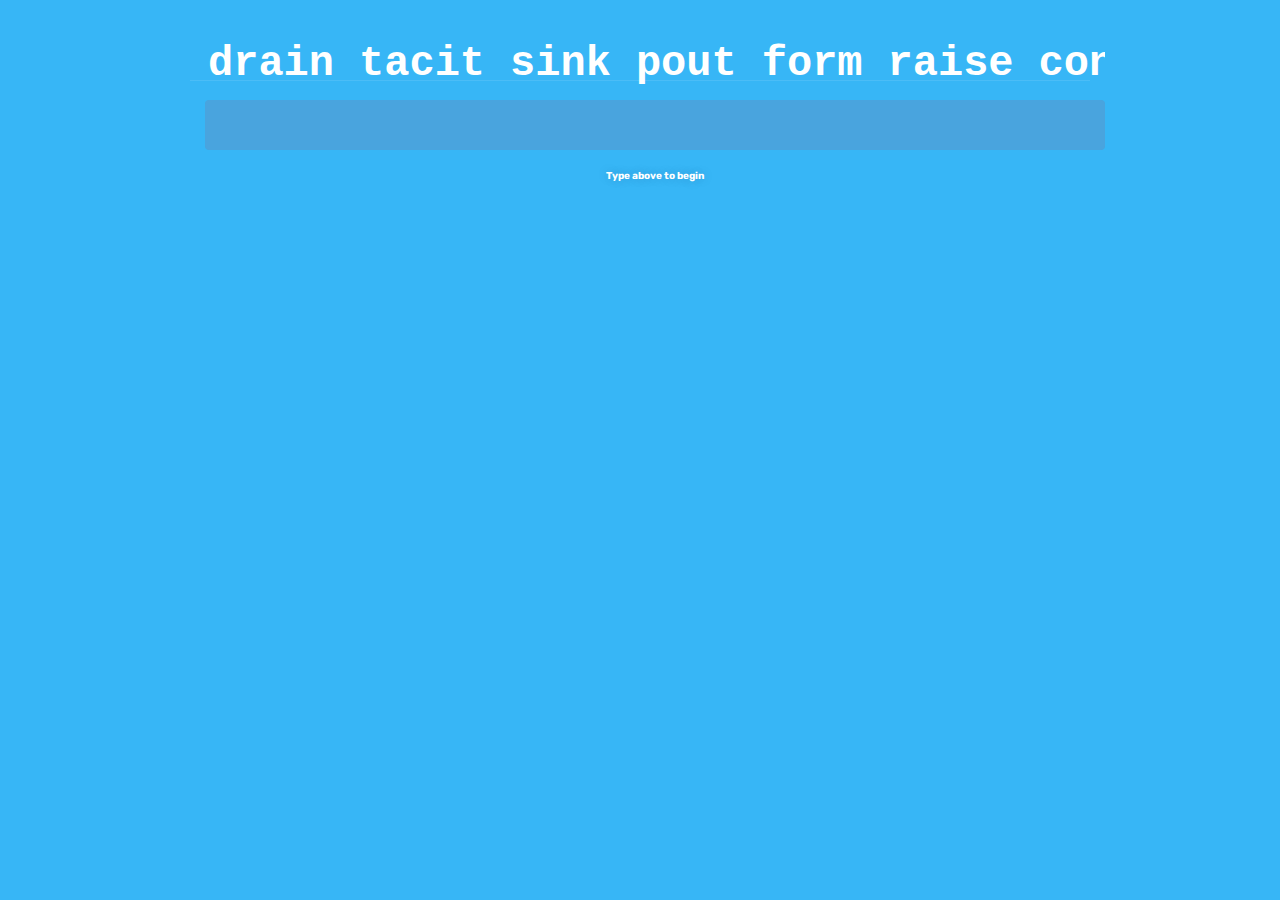
<file: Basic-Prototype/index.html>
<!DOCTYPE HTML>
<html>
    <head>
        <title>Measure your WPM | fluxTyper</title>
        <link rel="stylesheet" href="stylesheet/styles.css" />
        <link href="https://fonts.googleapis.com/css2?family=Rubik:ital,wght@0,300;0,400;1,700;1,800&display=swap" rel="stylesheet">
        <link href="https://css.gg/undo.css" rel="stylesheet">
        <link href="https://css.gg/code-slash.css" rel="stylesheet">
        <script src="scripts/jquery.js"></script>
    </head>
    <body>
        <div class="bodyCurtain"></div>
        <div class="bodyContainer">
            <div class="topNavigation_Container">
                <!-- <h1>fluxTyper</h1> -->
                <div class="Right">
                <!-- > -->
                    <!-- <div class="Refresh">
                        <a class="navReload" onclick="reload();"><i class="gg-undo"></i></a>
                    </div>
                </div> -->
            </div>
            <div class="mainContent_Container">
                <div class="passage_Container"></div>
                <div class="passageInput_Container"><input class="passageInput" type="text"/></div>
                <div class="passageInput_hint">Type above to begin</div>
                <div class="passageInput_miss">&#10006;</div>
                <div hidden class="stats_Container" style="display: none;">
                    <div class="stats">
                        <div class="header" style="display: none;">Statistics</div>
                        <div class="baseContent" style="display: none;">
                            <h1 style="display: none;"><span id="stats_wordsPerMinute">0</span> wpm</h1>
                            <div class="baseContent_allStats" style="display: none;">
                                <table>
                                    <tr>
                                        <td>Time Remaining</td>
                                        <td class='right'><span id="stats_timeRemaining">0s</span></td>
                                    </tr>

                                    <tr>
                                        <td>Words Remaining</td>
                                        <td class='right'><span id="stats_wordsRemaining">0</span></td>
                                    </tr>
                                   
                                    <tr>
                                        <td>Correct Words</td>
                                        <td class='right'><span id="stats_correctWords">0</span></td>
                                    </tr>
                                    <tr>
                                        <td>Total Characters</td>
                                        <td class='right'><span id="stats_totalChars">0</span></td>
                                    </tr>
                                    <tr>
                                        <td>Character Accuracy</td>
                                        <td class='right'><span id="stats_charAcc">0%</span></td>
                                    </tr>
                                </table>
                            </div>
                        </div>
                    </div>
                </div>
                <div class="endgame_Container">
                    <div class="button" onclick="reload();">Start new test</div>
                </div>
            </div>
            <!-- <div class="footer_Container">
                <span class="Glyph"><i class="gg-code-slash"></i></span>
                <span class="Tag">FFFFFF-base16</span>
                <span class="Github"><img src="images/github.png" /></span>
            </div> -->
        </div>
    </body>
    <script src="scripts/words.js"></script>
    <script src="scripts/main.js"></script>
</html>
</file>
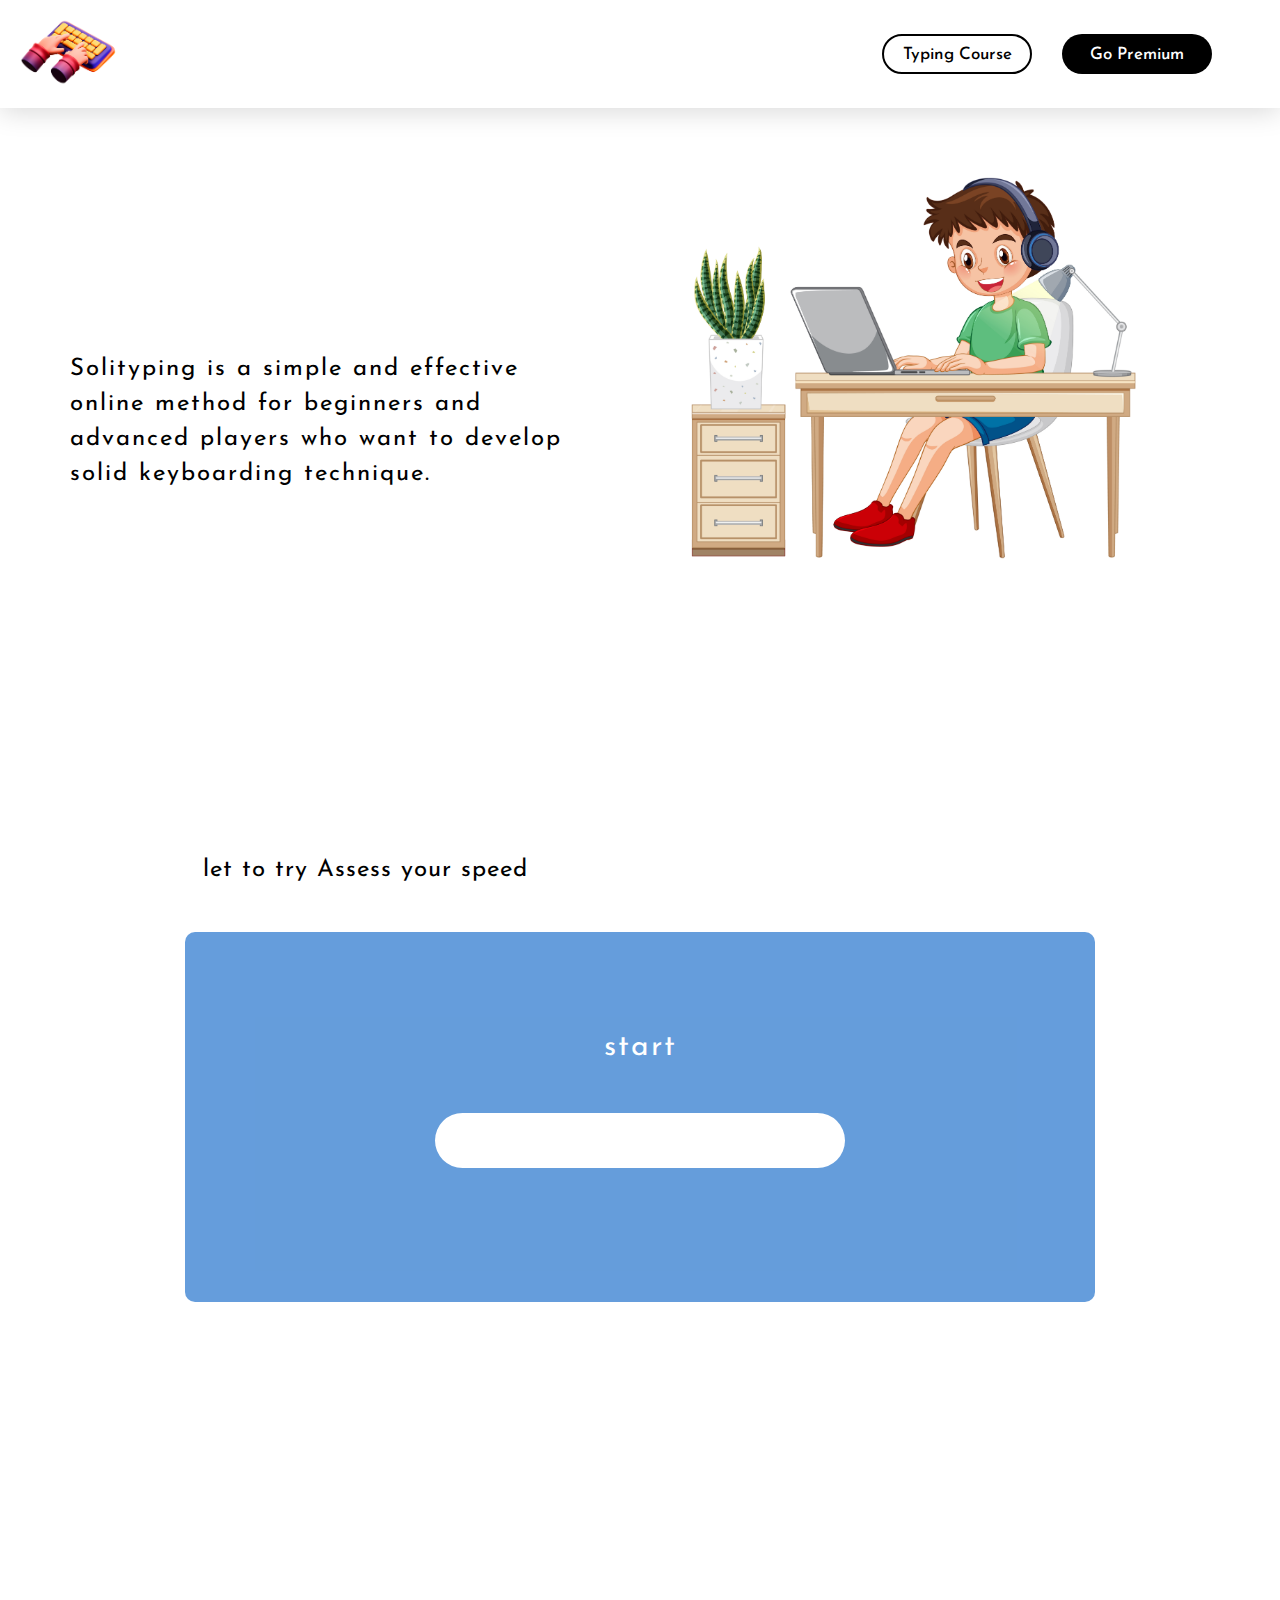
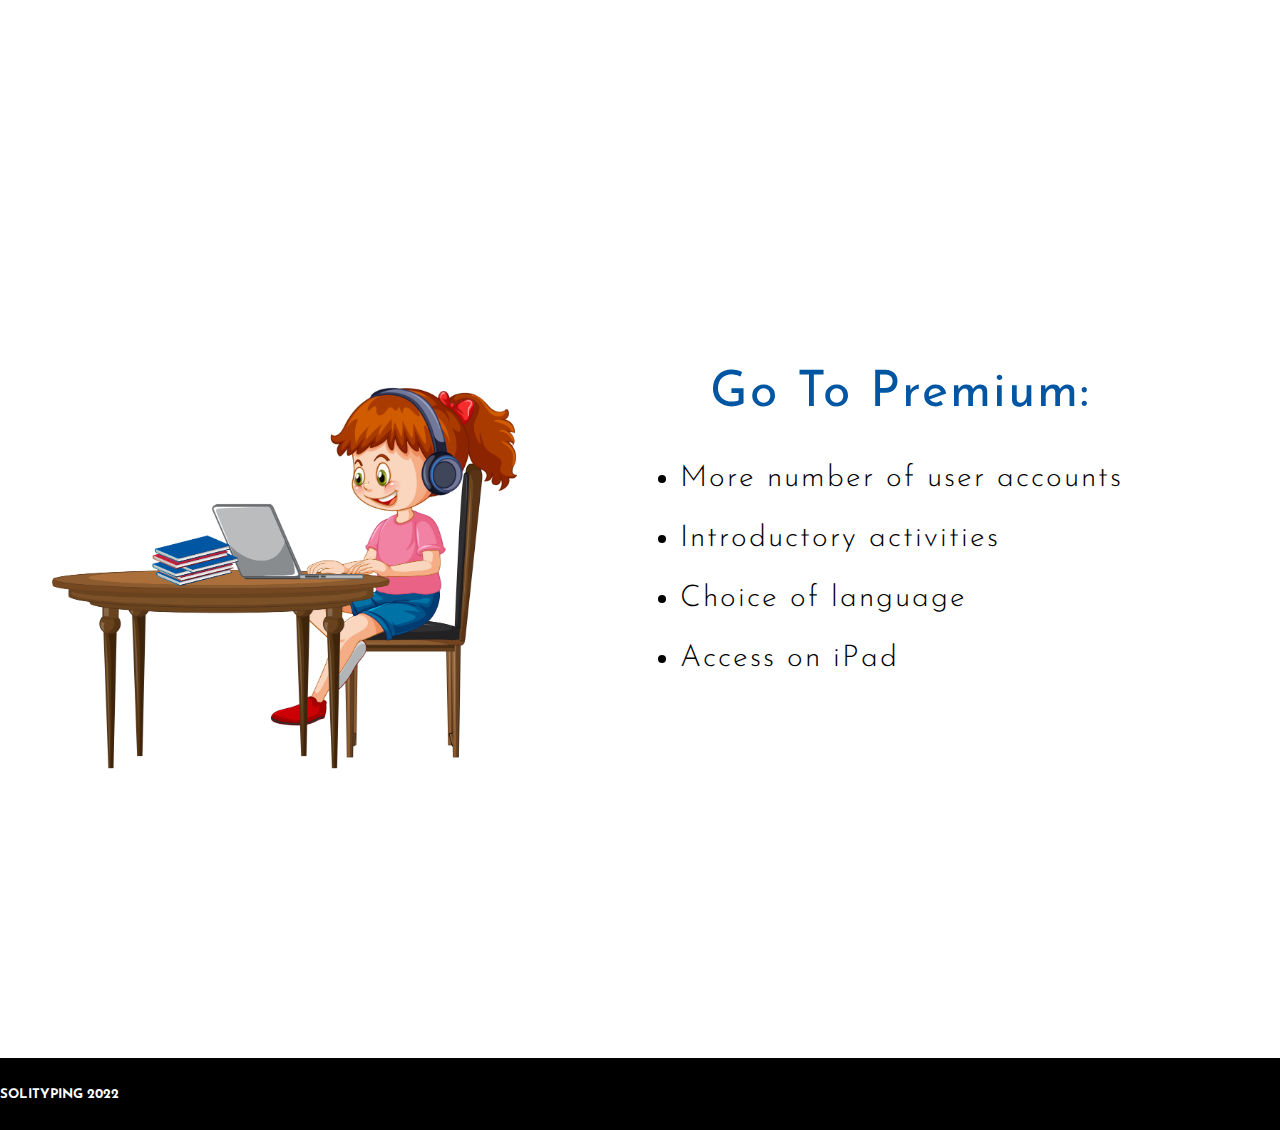
<file: Standard-Prototype/index.html>
<!DOCTYPE html>
<html lang="en">
<head>
    <meta charset="UTF-8">
    <meta http-equiv="X-UA-Compatible" content="IE=edge">
    <meta name="viewport" content="width=device-width, initial-scale=1.0">
    <link rel="icon" href="images/Union.png">
    <link rel="stylesheet" href="https://cdnjs.cloudflare.com/ajax/libs/font-awesome/6.2.0/css/all.min.css" integrity="sha512-xh6O/CkQoPOWDdYTDqeRdPCVd1SpvCA9XXcUnZS2FmJNp1coAFzvtCN9BmamE+4aHK8yyUHUSCcJHgXloTyT2A==" crossorigin="anonymous" referrerpolicy="no-referrer" />
    <link rel="stylesheet" href="homePage.css">
    <title>solitap</title>
</head>
<body>
    

    <nav class="navBar">
        <div class="imgLogo">
        <img src="images/Soli typingLogo.png" alt="" class="logo">
        </div>
        <div class="offre">
            <button class="offreButton typingCourse">Typing Course</button>
            <button class="offreButton">Go Premium</button>
        </div>
    </nav>


    <header class="header">
        <div class="headerContainer">
            <div class="leftDiv">
                <h2 class="headerContainerText">Solityping is a simple and effective online method for beginners and advanced players who want to develop solid keyboarding technique.</h2>
            </div>
            <div class="rightDiv">
                <img src="images/nrum_xz40_220905.jpg" alt="" class="headerContainerImg">
            </div>
        </div>
    </header>


    <main class="main">
        <div class="mainTitle">
            <h2 class="firstTitle"> let to try  Assess your speed</h3>
        </div>
        <div class="test">
            <div class="tryTest">
                <p class="testText" id="testText"></p>
                <input type="text" class="inputTest" id="inputTest">
            </div>
        </div>
    </main>


    <main class="level">
        <div class="mainLevel" id="mainLevel">
            <h2 class="selectLevel">Select your level</h2>
            <div class="levelDiv">
                <form action="game.php" method="POST">
                <button class="levelButton" id="easy">
                <div class="levelName">
                    <h4 class="Name">easy:</h4>
                    <p class="descriptionLevel">typing text in 3 min</p>
                </div>
            </button>

            
                <button class="levelButton" id="">
                    <div class="levelName">
                        <h4 class="Name">medium:</h4>
                        <p class="descriptionLevel">typing text in 2 min</p>
                    </div>
                </button>
    
                <button class="levelButton">
                    <div class="levelName">
                        <h4 class="Name">hard:</h4>
                        <p class="descriptionLevel">typing text in 1 min</p>
                    </div>
    
                </button>
            </form>
            </div>
        </div>
    </main>
    <main class="premium">
        <div class="premiumDiv">
            <div class="leftDiv">
                <img src="images/hg62_m9tu_220905.jpg" alt="" class="leftDivImg">
            </div>
            <div class="rightDiv">
                <h2 class="premiumTeitle"> Go To Premium:</h2>
                <ul class="listPremium">
                    <li class="listItem">More number of user accounts</li>
                    <li class="listItem">Introductory activities</li>
                    <li class="listItem">Choice of language</li>
                    <li class="listItem">Access on iPad</li>
                </ul>
            </div>
        </div>
    </main>

    <footer class="footer">
        <div class="footerDiv">
            <h5 class="copieright">SOLITYPING 2022</h5>
        </div>
        <div class="socialMedia">
            <i class="fa-brands fa-facebook"></i>
            <i class="fa-brands fa-instagram"></i>
            <i class="fa-brands fa-whatsapp"></i>
        </div>
    </footer>



    <script src="test.js"></script>

</body>
</html>
</file>
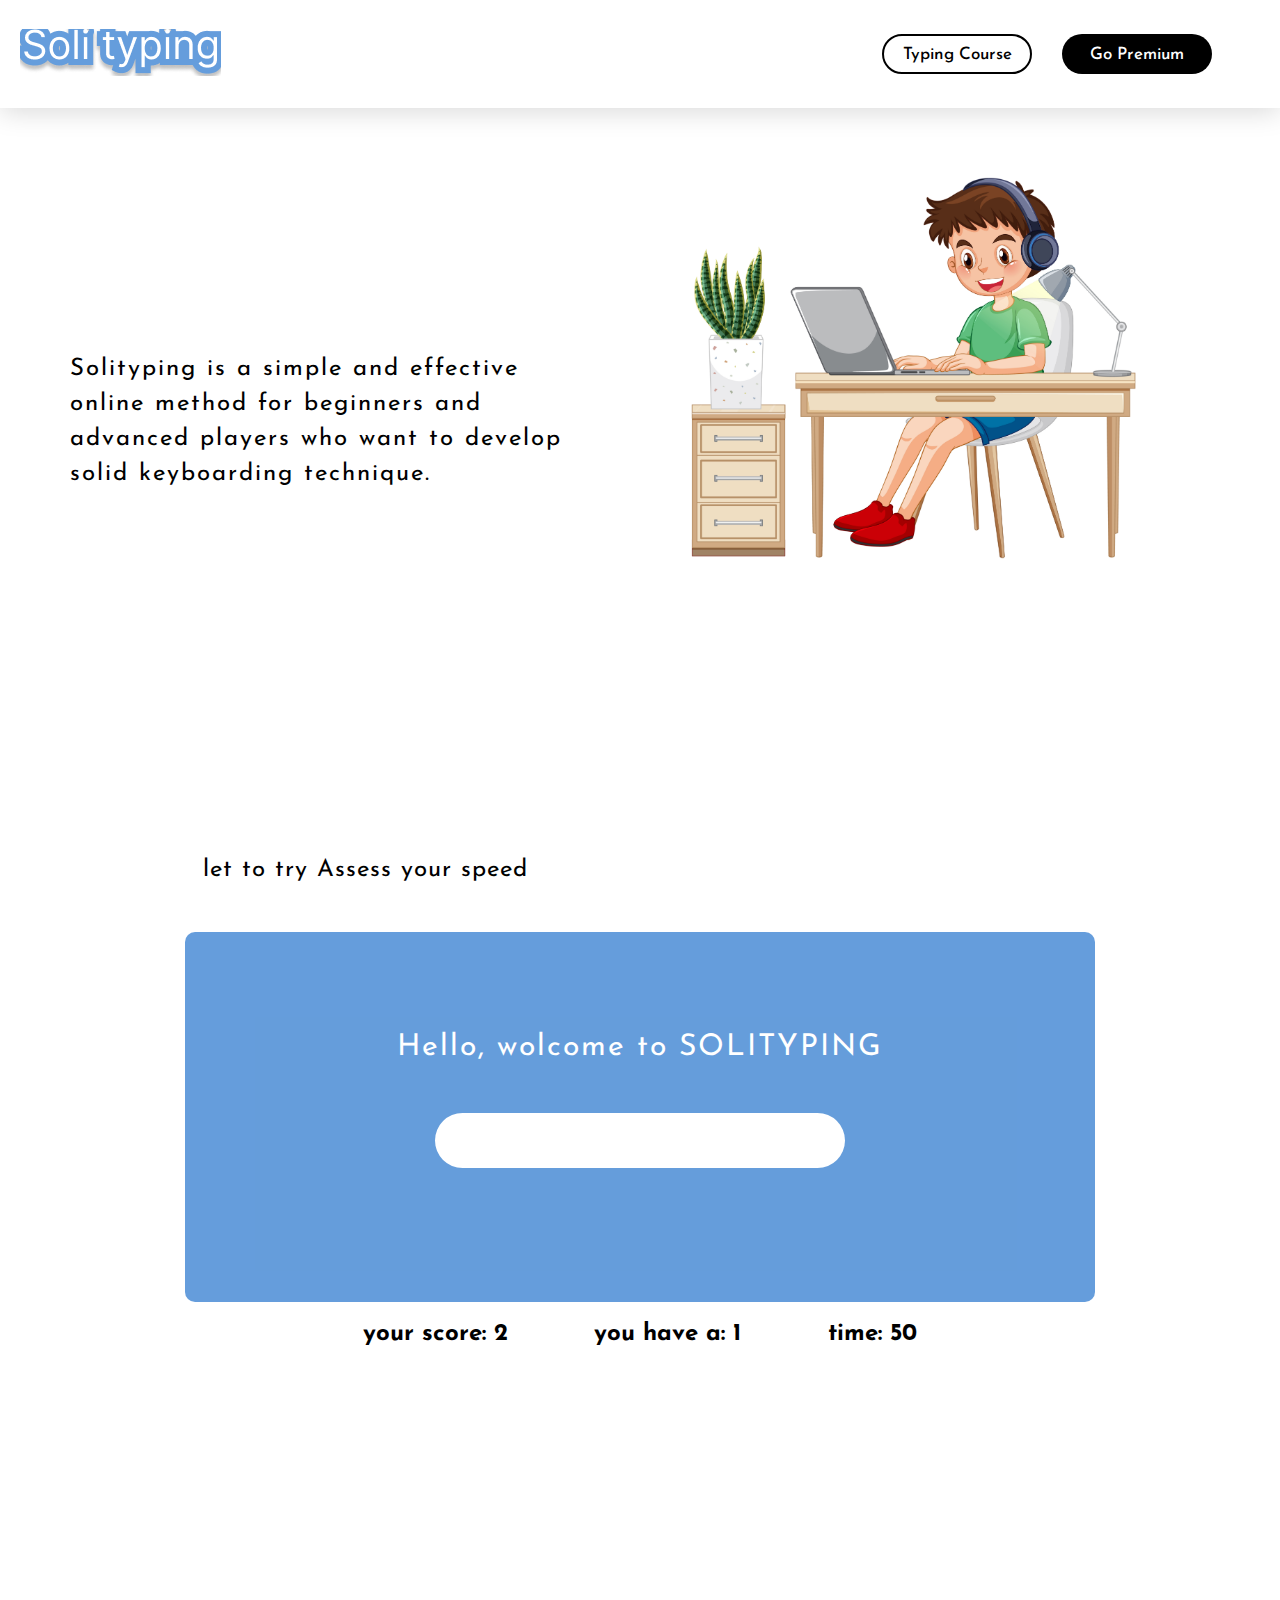
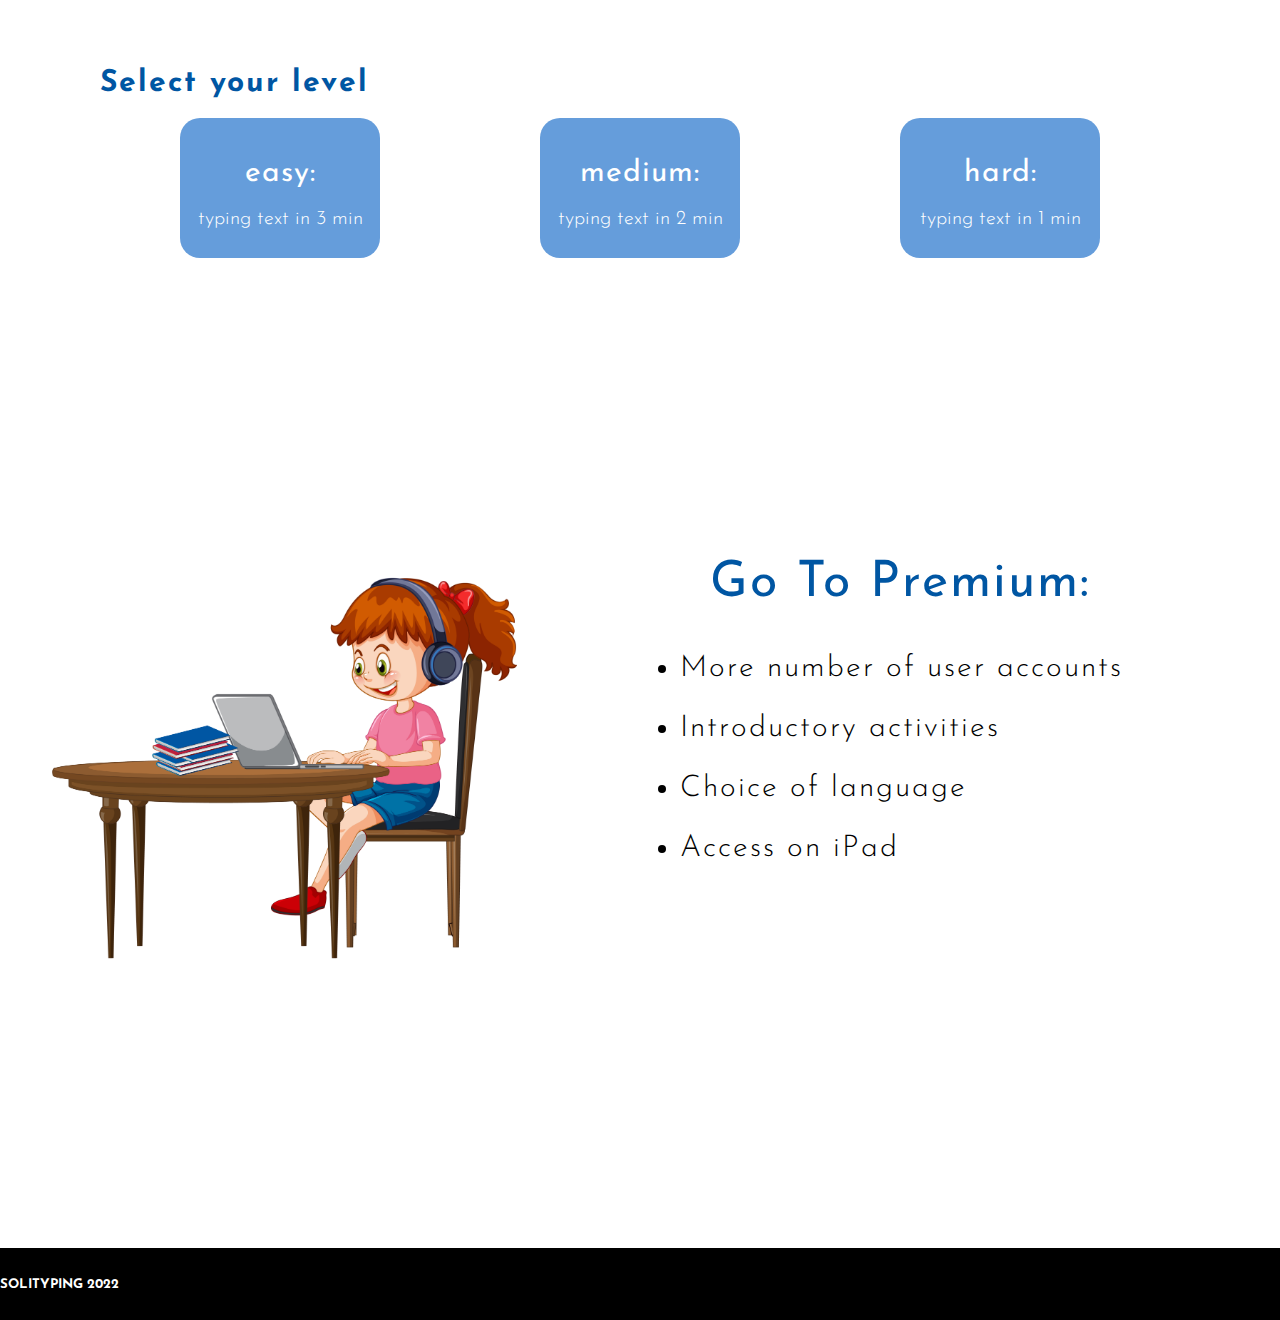
<file: solitap.html>
<!DOCTYPE html>
<html lang="en">
<head>
    <meta charset="UTF-8">
    <meta http-equiv="X-UA-Compatible" content="IE=edge">
    <meta name="viewport" content="width=device-width, initial-scale=1.0">
    <link rel="icon" href="images/Union.png">
    <link rel="stylesheet" href="https://cdnjs.cloudflare.com/ajax/libs/font-awesome/6.2.0/css/all.min.css" integrity="sha512-xh6O/CkQoPOWDdYTDqeRdPCVd1SpvCA9XXcUnZS2FmJNp1coAFzvtCN9BmamE+4aHK8yyUHUSCcJHgXloTyT2A==" crossorigin="anonymous" referrerpolicy="no-referrer" />
    <link rel="stylesheet" href="homePage.css">
    <title>solitap</title>
</head>
<body>
    

    <nav class="navBar">
        <div class="imgLogo">
        <img src="images/Soli typingLogo.png" alt="">
        </div>
        <div class="offre">
            <button class="offreButton typingCourse">Typing Course</button>
            <button class="offreButton">Go Premium</button>
        </div>
    </nav>


    <header class="header">
        <div class="headerContainer">
            <div class="leftDiv">
                <h2 class="headerContainerText">Solityping is a simple and effective online method for beginners and advanced players who want to develop solid keyboarding technique.</h2>
            </div>
            <div class="rightDiv">
                <img src="images/nrum_xz40_220905.jpg" alt="" class="headerContainerImg">
            </div>
        </div>
    </header>


    <main class="main">
        <div class="mainTitle">
            <h2 class="firstTitle"> let to try  Assess your speed</h3>
        </div>
        <div class="test">
            <div class="tryTest">
                <p class="testText">Hello, wolcome to SOLITYPING </p>
                <input type="text" class="inputTest">
            </div>
            <div class="errorAndScore">
                <h2 class="scoureTitl">your score: <span class="score">2</span></h2>
                <h2 class="errorTitle">you have a: <span class="error">1</span></h2>
                <h2 class="timeTitle">time: <span class="time">50</span></h2>
                
            </div>
        </div>
    </main>


    <main class="level">
        <div class="mainLevel">
            <h2 class="selectLevel">Select your level</h2>
            <div class="levelDiv">
                <div class="levelName">
                    <h4 class="Name">easy:</h4>
                    <p class="descriptionLevel">typing text in 3 min</p>
                </div>
                <div class="levelName">
                    <h4 class="Name">medium:</h4>
                    <p class="descriptionLevel">typing text in 2 min</p>
                </div>
                <div class="levelName">
                    <h4 class="Name">hard:</h4>
                    <p class="descriptionLevel">typing text in 1 min</p>
                </div>
            </div>
        </div>
    </main>
    <main class="premium">
        <div class="premiumDiv">
            <div class="leftDiv">
                <img src="images/hg62_m9tu_220905.jpg" alt="" class="leftDivImg">
            </div>
            <div class="rightDiv">
                <h2 class="premiumTeitle"> Go To Premium:</h2>
                <ul class="listPremium">
                    <li class="listItem">More number of user accounts</li>
                    <li class="listItem">Introductory activities</li>
                    <li class="listItem">Choice of language</li>
                    <li class="listItem">Access on iPad</li>
                </ul>
            </div>
        </div>
    </main>

    <footer class="footer">
        <div class="footerDiv">
            <h5 class="copieright">SOLITYPING 2022</h5>
        </div>
        <div class="socialMedia">
            <i class="fa-brands fa-facebook"></i>
            <i class="fa-brands fa-instagram"></i>
            <i class="fa-brands fa-whatsapp"></i>
        </div>
    </footer>

</body>
</html>
</file>
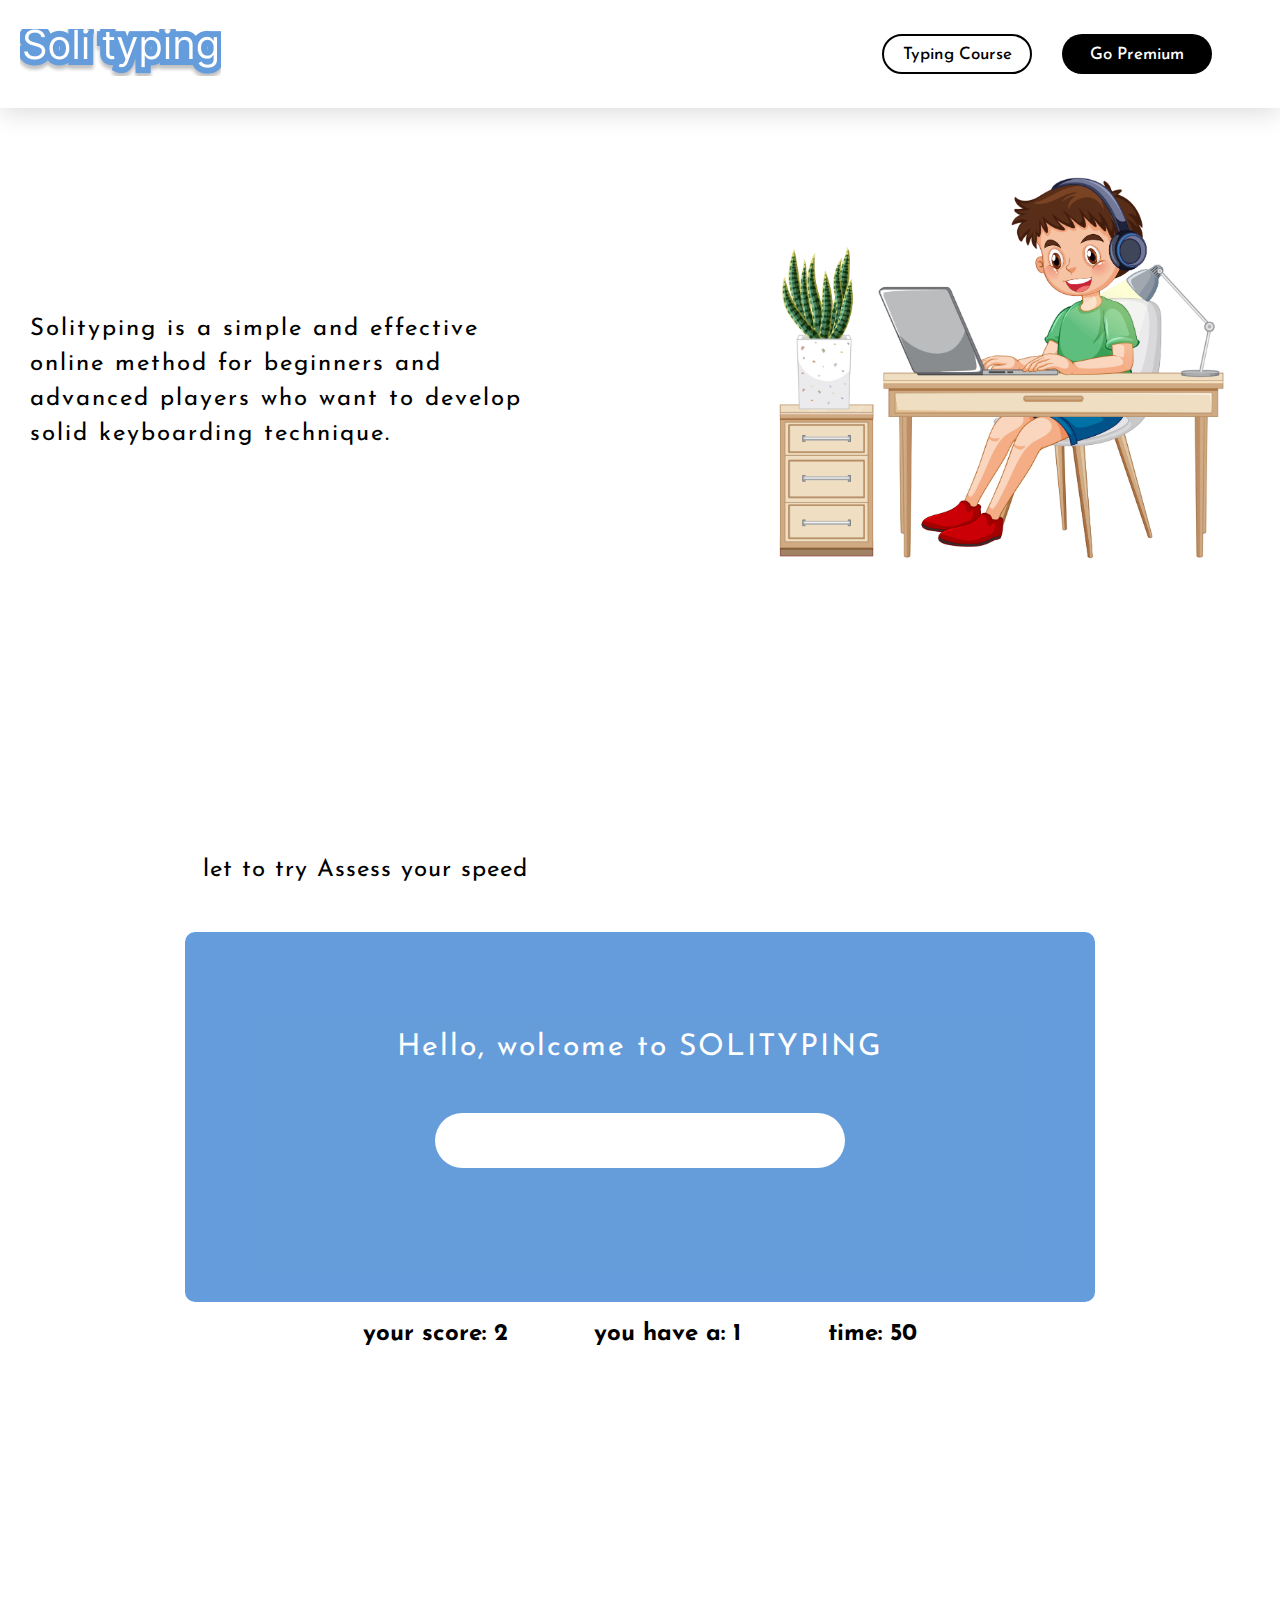
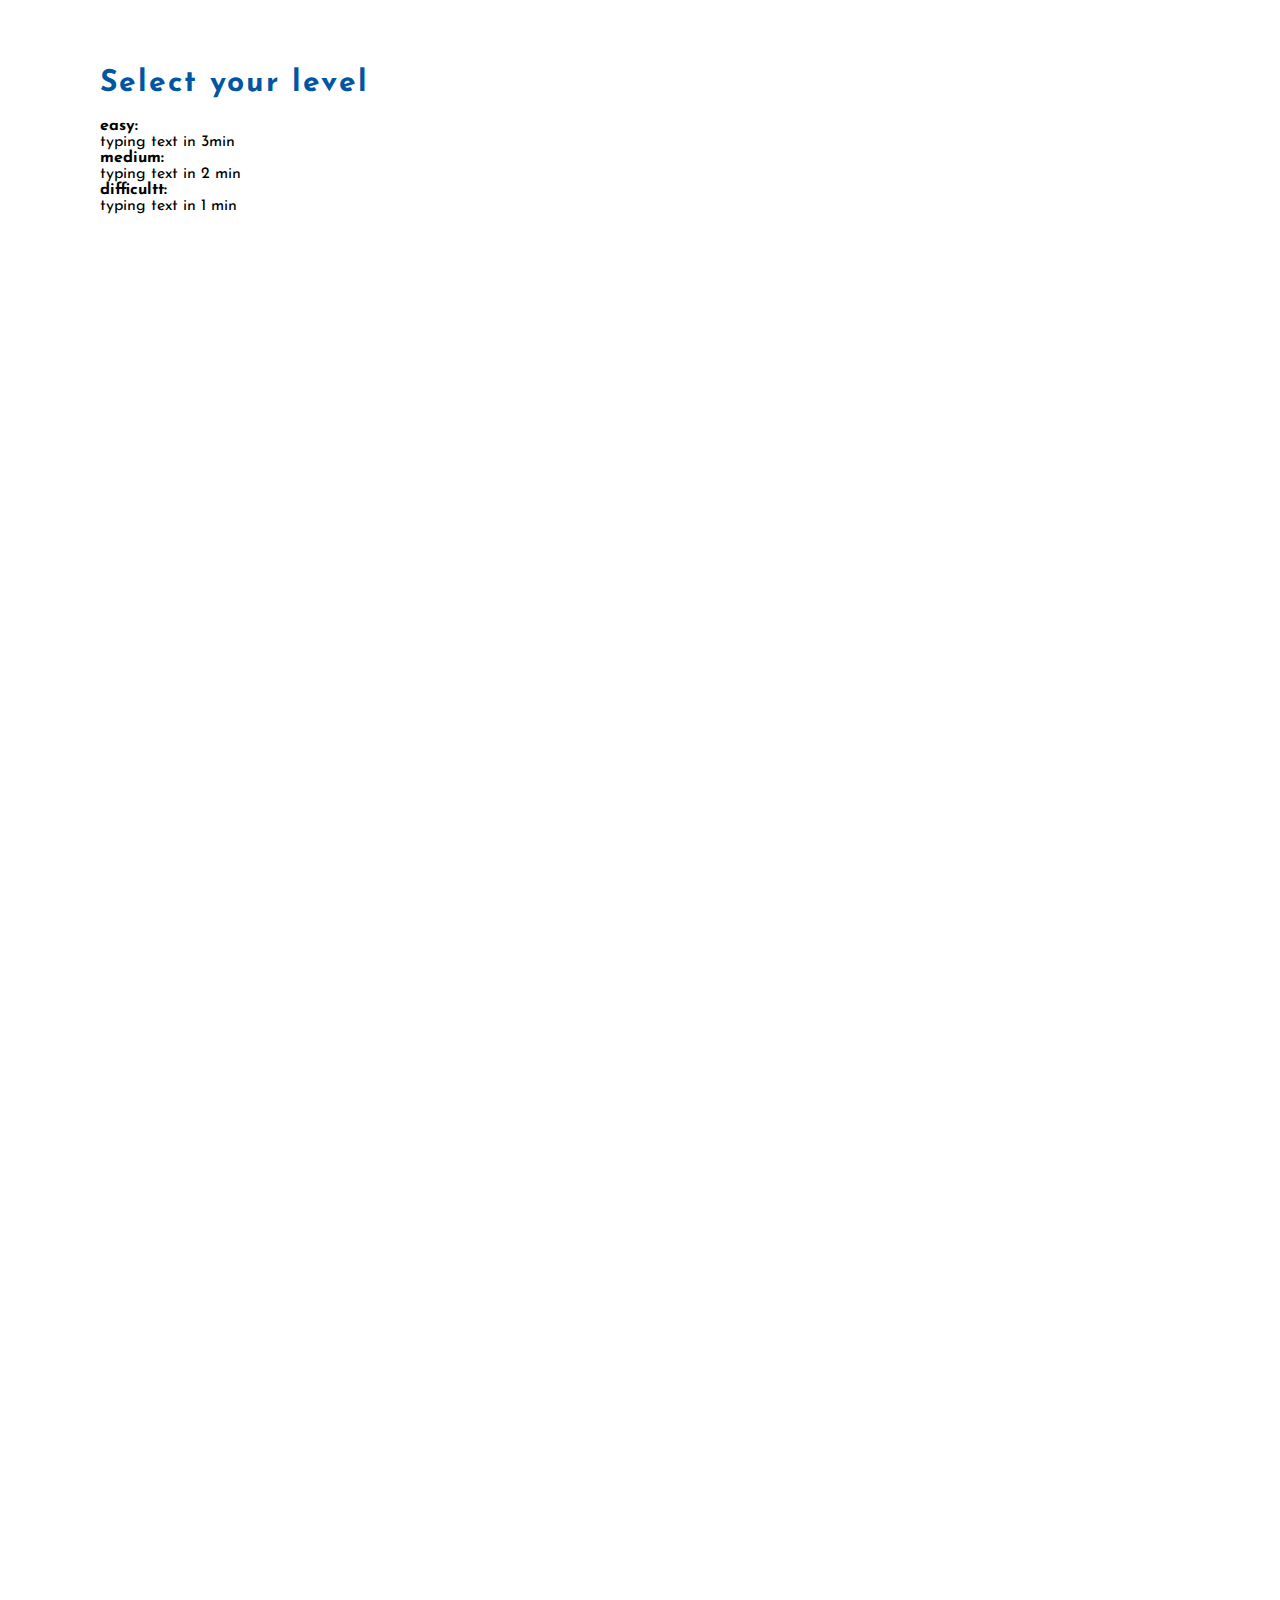
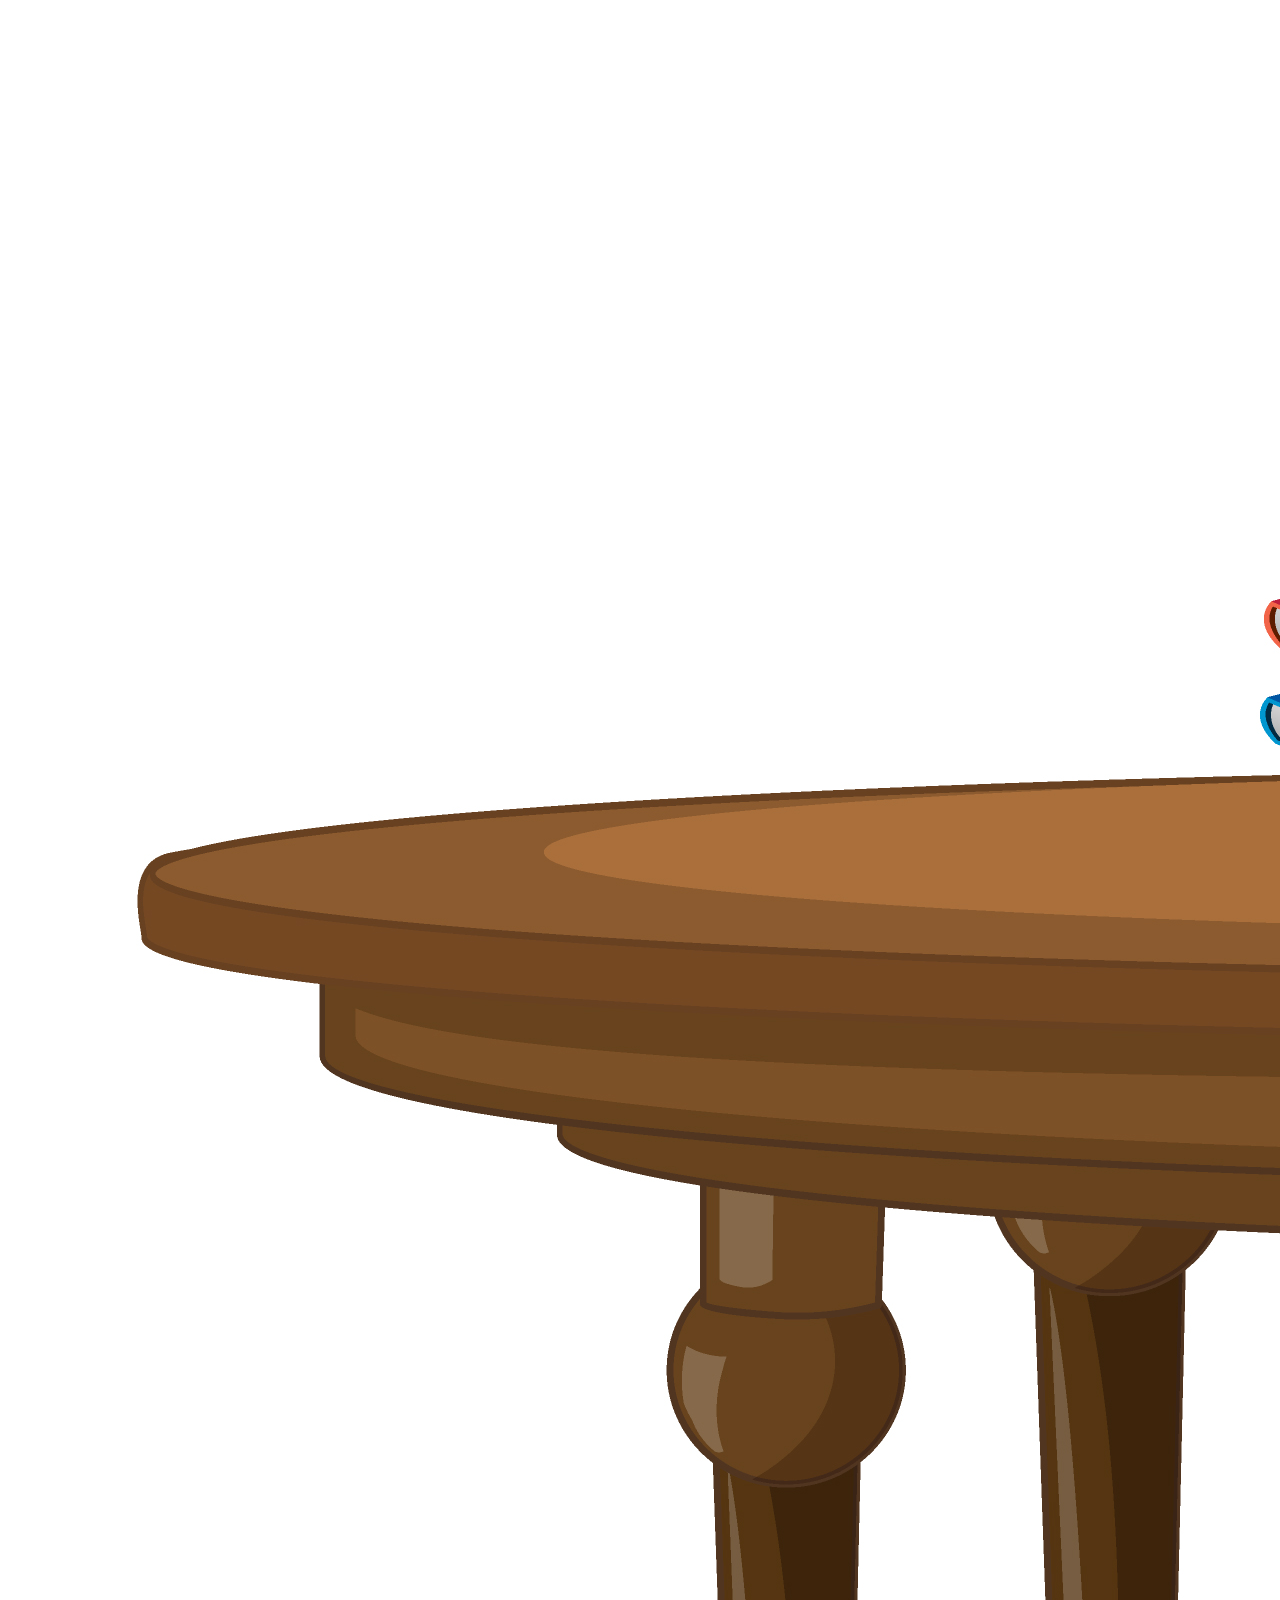
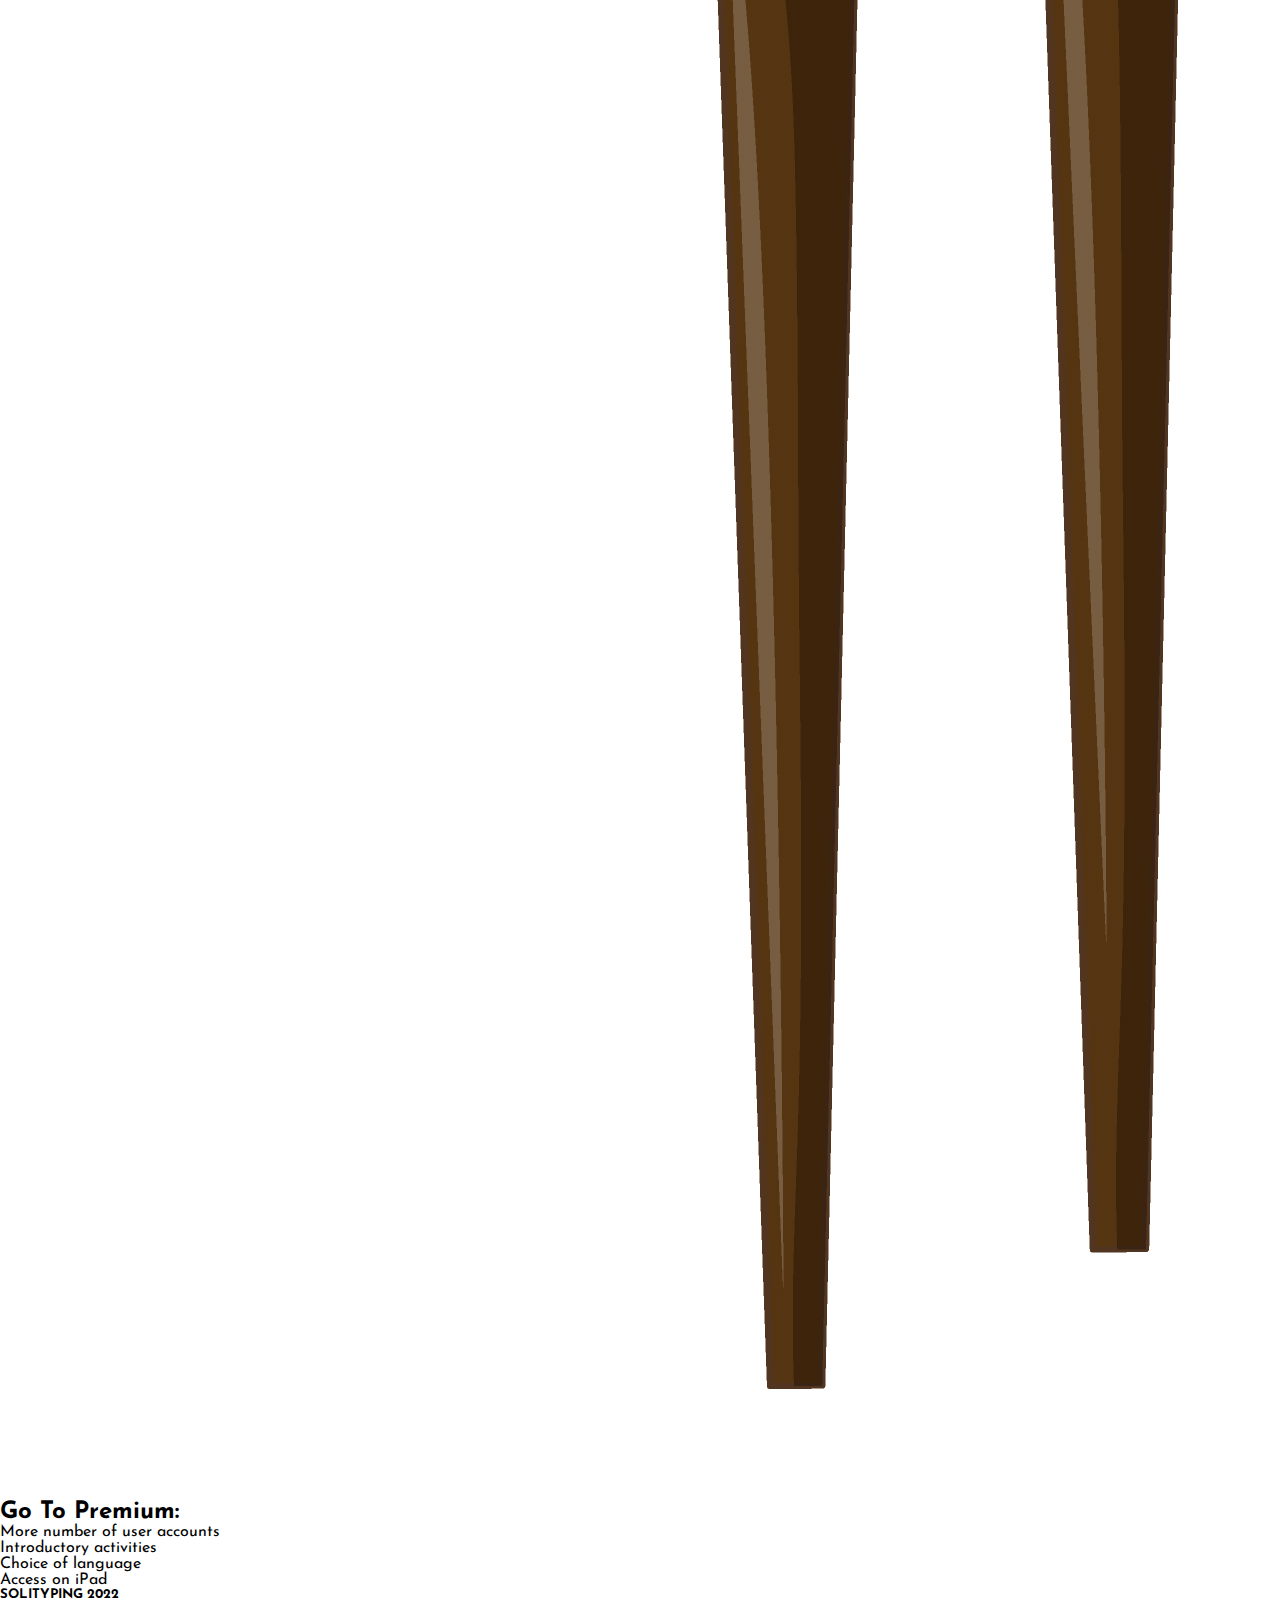
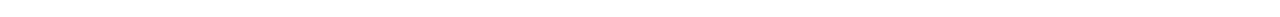
<file: Prototype-Standard/solitap.html>
<!DOCTYPE html>
<html lang="en">
<head>
    <meta charset="UTF-8">
    <meta http-equiv="X-UA-Compatible" content="IE=edge">
    <meta name="viewport" content="width=device-width, initial-scale=1.0">
    <link rel="icon" href="Union.png">
    <link rel="stylesheet" href="https://cdnjs.cloudflare.com/ajax/libs/font-awesome/4.7.0/css/font-awesome.min.css">
    <link rel="stylesheet" href="homePage.css">
    <title>solitap</title>
</head>
<body>
    

    <nav class="navBar">
        <div class="imgLogo">
        <img src="images/Soli typingLogo.png" alt="">
        </div>
        <div class="offre">
            <button class="offreButton typingCourse">Typing Course</button>
            <button class="offreButton">Go Premium</button>
        </div>
    </nav>


    <header class="header">
        <div class="headerContainer">
            <div class="leftDiv">
                <h2 class="headerContainerText">Solityping is a simple and effective online method for beginners and advanced players who want to develop solid keyboarding technique.</h2>
            </div>
            <div class="rightDiv">
                <img src="images/nrum_xz40_220905.jpg" alt="" class="headerContainerImg">
            </div>
        </div>
    </header>


    <main class="main">
        <div class="mainTitle">
            <h2 class="firstTitle"> let to try  Assess your speed</h3>
        </div>
        <div class="test">
            <div class="tryTest">
                <p class="testText">Hello, wolcome to SOLITYPING </p>
                <input type="text" class="inputTest">
            </div>
            <div class="errorAndScore">
                <h2 class="scoureTitl">your score: <span class="score">2</span></h2>
                <h2 class="errorTitle">you have a: <span class="error">1</span></h2>
                <h2 class="timeTitle">time: <span class="time">50</span></h2>
                
            </div>
        </div>
    </main>


    <main class="level">
        <div class="mainLevel">
            <h2 class="selectLevel">Select your level</h2>
            <div class="levelDiv">
                <div class="levelName">
                    <h4 class="Name">easy:</h4>
                    <p class="descriptionLevel">typing text in 3min</p>
                </div>
                <div class="levelName">
                    <h4 class="Name">medium:</h4>
                    <p class="descriptionLevel">typing text in 2 min</p>
                </div>
                <div class="levelName">
                    <h4 class="Name">difficultt:</h4>
                    <p class="descriptionLevel">typing text in 1 min</p>
                </div>
            </div>
        </div>
    </main>
    <main class="premium">
        <div class="premiumDiv">
            <div class="leftDiv">
                <img src="images/hg62_m9tu_220905.jpg" alt="" class="leftDivImg">
            </div>
            <div class="rightDiv">
                <h2 class="premiumTeitle"> Go To Premium:</h2>
                <ul class="listPremium">
                    <li class="listItem">More number of user accounts</li>
                    <li class="listItem">Introductory activities</li>
                    <li class="listItem">Choice of language</li>
                    <li class="listItem">Access on iPad</li>
                </ul>
            </div>
        </div>
    </main>

    <footer class="footer">
        <div class="footerDiv">
            <h5 class="copieright">SOLITYPING 2022</h5>
        </div>
        <div class="socialMedia">
            <i class="fa-brands fa-facebook"></i>
            <i class="fa-brands fa-instagram"></i>
            <i class="fa-brands fa-whatsapp"></i>
        </div>
    </footer>

</body>
</html>
</file>
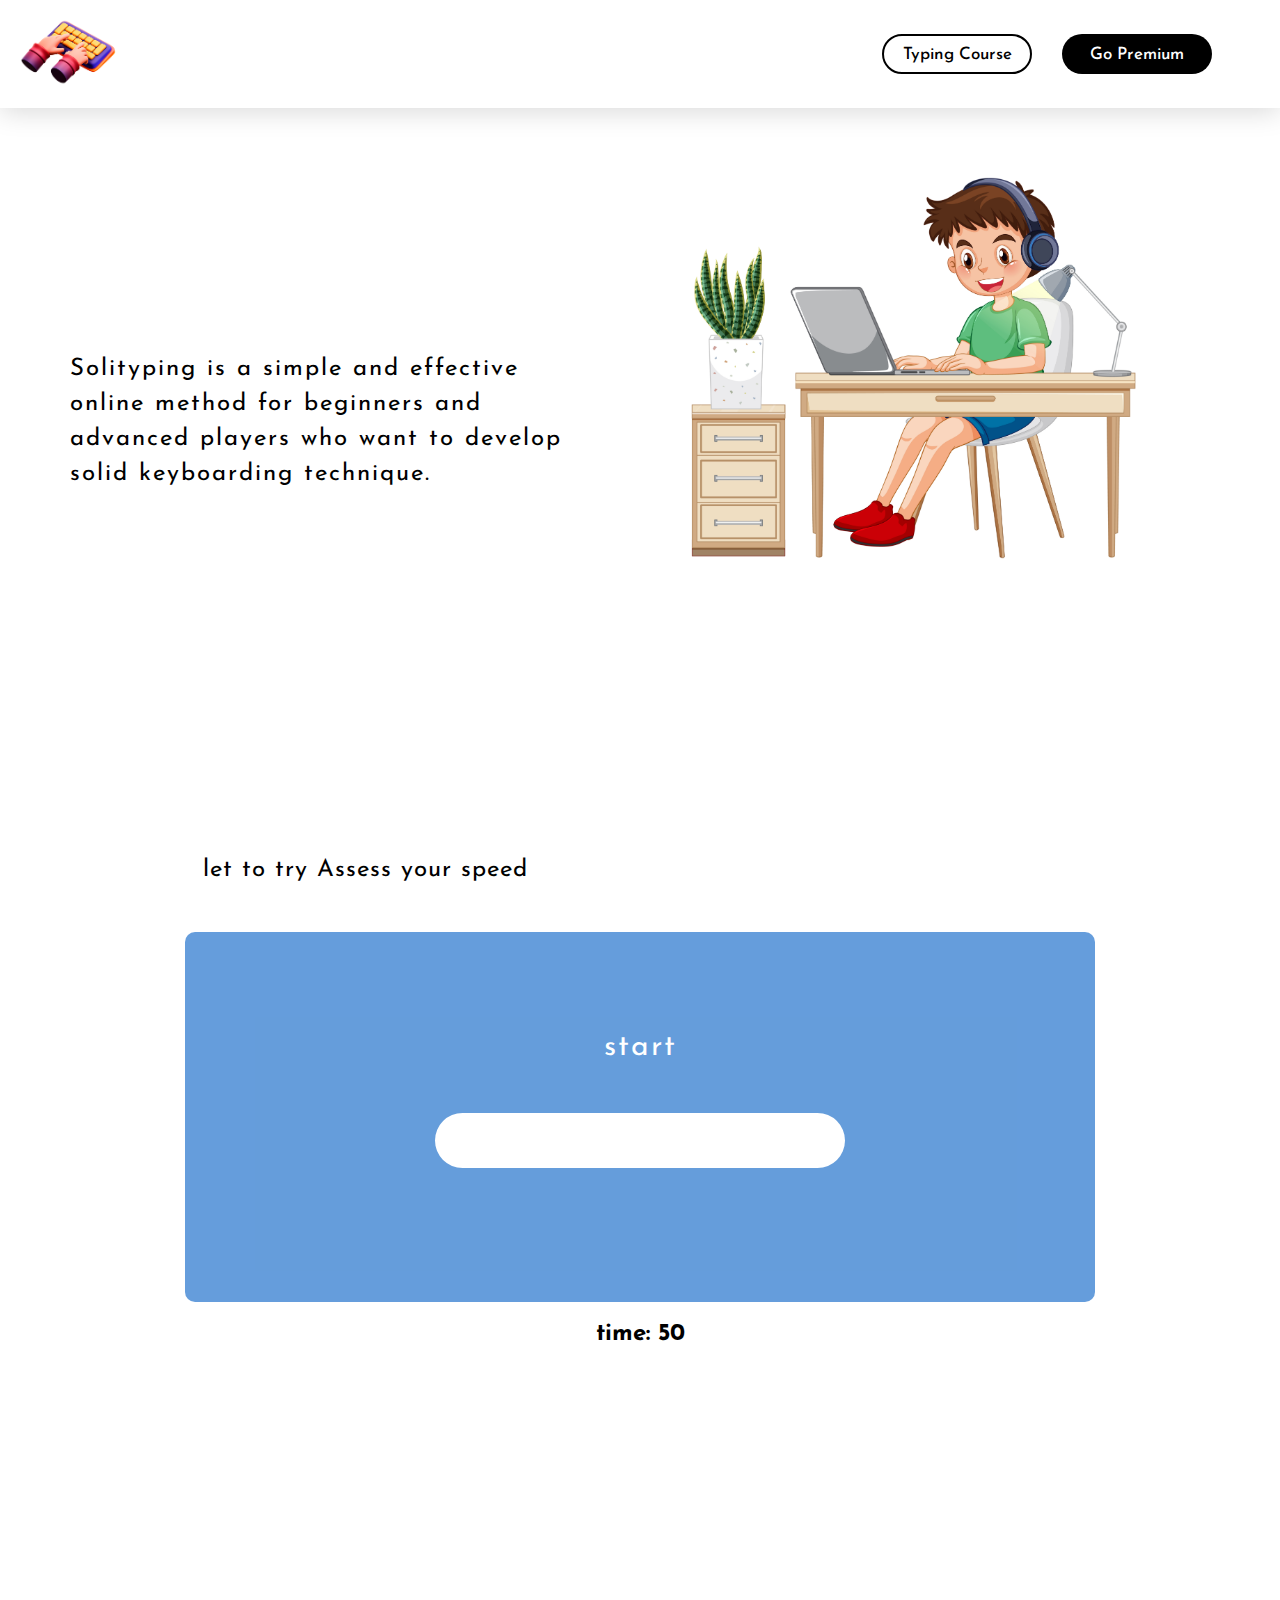
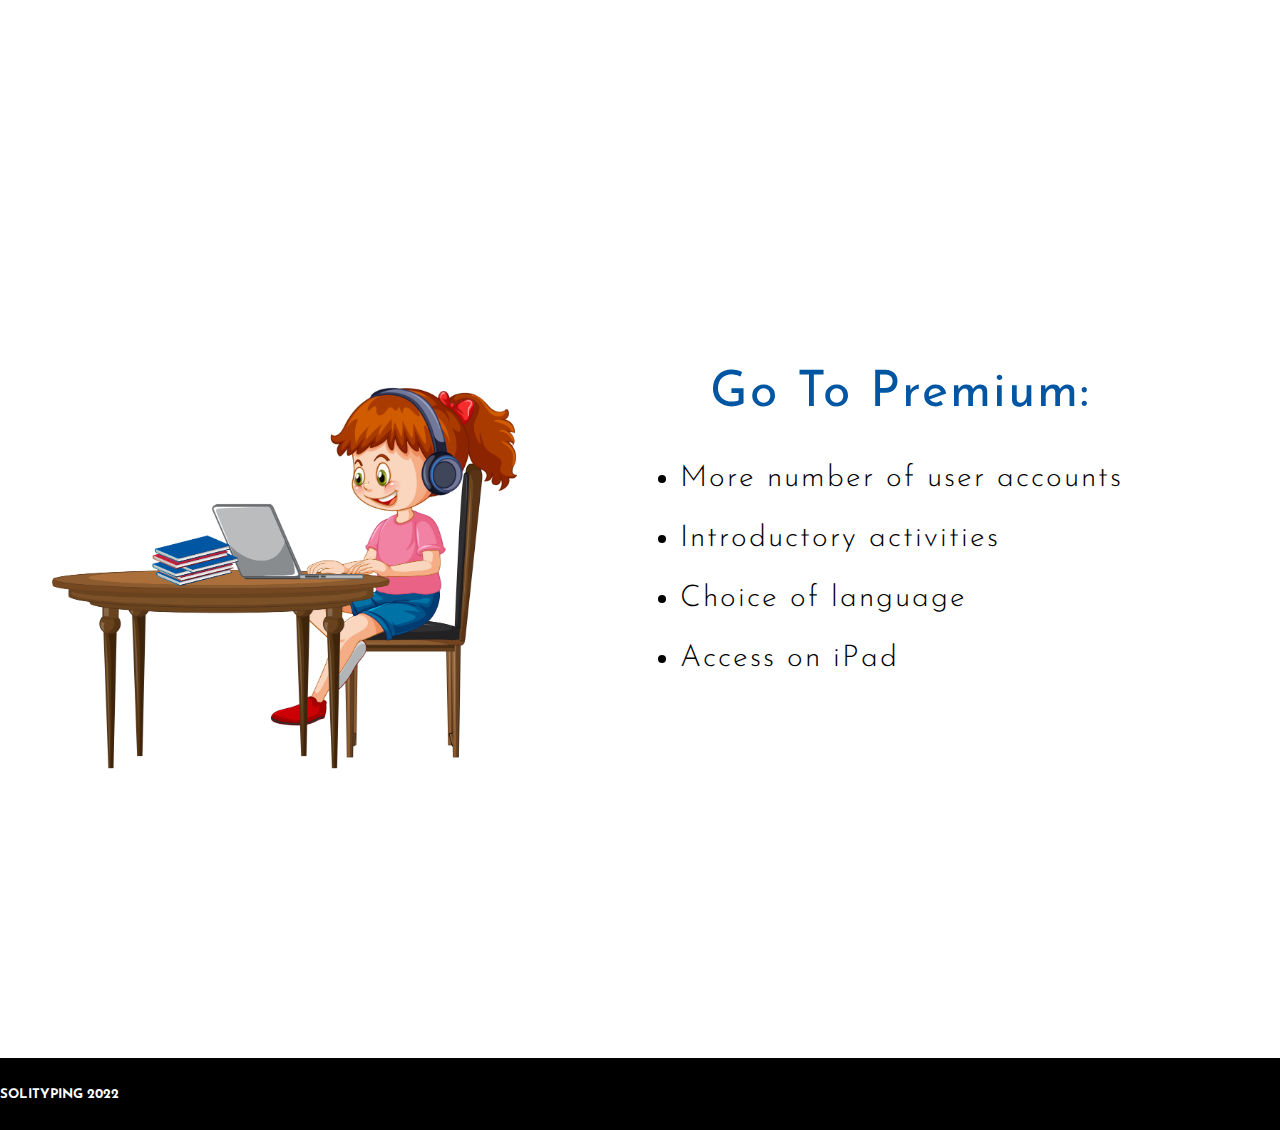
<file: Standard-Prototype/solitap.html>
<!DOCTYPE html>
<html lang="en">
<head>
    <meta charset="UTF-8">
    <meta http-equiv="X-UA-Compatible" content="IE=edge">
    <meta name="viewport" content="width=device-width, initial-scale=1.0">
    <link rel="icon" href="images/Union.png">
    <link rel="stylesheet" href="https://cdnjs.cloudflare.com/ajax/libs/font-awesome/6.2.0/css/all.min.css" integrity="sha512-xh6O/CkQoPOWDdYTDqeRdPCVd1SpvCA9XXcUnZS2FmJNp1coAFzvtCN9BmamE+4aHK8yyUHUSCcJHgXloTyT2A==" crossorigin="anonymous" referrerpolicy="no-referrer" />
    <link rel="stylesheet" href="homePage.css">
    <title>solitap</title>
</head>
<body>
    

    <nav class="navBar">
        <div class="imgLogo">
        <img src="images/Soli typingLogo.png" alt="" class="logo">
        </div>
        <div class="offre">
            <button class="offreButton typingCourse">Typing Course</button>
            <button class="offreButton">Go Premium</button>
        </div>
    </nav>


    <header class="header">
        <div class="headerContainer">
            <div class="leftDiv">
                <h2 class="headerContainerText">Solityping is a simple and effective online method for beginners and advanced players who want to develop solid keyboarding technique.</h2>
            </div>
            <div class="rightDiv">
                <img src="images/nrum_xz40_220905.jpg" alt="" class="headerContainerImg">
            </div>
        </div>
    </header>


    <main class="main">
        <div class="mainTitle">
            <h2 class="firstTitle"> let to try  Assess your speed</h3>
        </div>
        <div class="test">
            <div class="tryTest">
                <p class="testText" id="testText"></p>
                <input type="text" class="inputTest" id="inputTest">
            </div>
            <div class="errorAndScore">
                <h2 class="timeTitle" id="time">time: <span class="time">50</span></h2>
                
            </div>
        </div>
    </main>


    <main class="level">
        <div class="mainLevel">
            <h2 class="selectLevel">Select your level</h2>
            <div class="levelDiv">
                <form action="game.php" method="POST">
                <button class="levelButton" id="easy">
                <div class="levelName">
                    <h4 class="Name">easy:</h4>
                    <p class="descriptionLevel">typing text in 3 min</p>
                </div>
            </button>

            
                <button class="levelButton" id="">
                    <div class="levelName">
                        <h4 class="Name">medium:</h4>
                        <p class="descriptionLevel">typing text in 2 min</p>
                    </div>
                </button>
    
                <button class="levelButton">
                    <div class="levelName">
                        <h4 class="Name">hard:</h4>
                        <p class="descriptionLevel">typing text in 1 min</p>
                    </div>
    
                </button>
            </form>
            </div>
        </div>
    </main>
    <main class="premium">
        <div class="premiumDiv">
            <div class="leftDiv">
                <img src="images/hg62_m9tu_220905.jpg" alt="" class="leftDivImg">
            </div>
            <div class="rightDiv">
                <h2 class="premiumTeitle"> Go To Premium:</h2>
                <ul class="listPremium">
                    <li class="listItem">More number of user accounts</li>
                    <li class="listItem">Introductory activities</li>
                    <li class="listItem">Choice of language</li>
                    <li class="listItem">Access on iPad</li>
                </ul>
            </div>
        </div>
    </main>

    <footer class="footer">
        <div class="footerDiv">
            <h5 class="copieright">SOLITYPING 2022</h5>
        </div>
        <div class="socialMedia">
            <i class="fa-brands fa-facebook"></i>
            <i class="fa-brands fa-instagram"></i>
            <i class="fa-brands fa-whatsapp"></i>
        </div>
    </footer>



    <script src="test.js"></script>

</body>
</html>
</file>
<file: Basic-Prototype/stylesheet/styles.css>
:root {
    --bg: rgb(55, 182, 246);
    --contrast-bright:rgb(255, 131, 131);
}

body {
    background-color:var(--bg);
    margin:0;
    padding:0;
    display:flex;
    justify-content:center;
    font-family:"Rubik";
    font-weight:300;
    color:#fff;
}

a {
    text-decoration:none;
    color:inherit;
}

div.bodyCurtain {
    position:absolute;
    width:100vw;
    height:100vh;
    background-color:var(--bg);
    z-index:1100;
}

div.bodyContainer {
    width:900px;
    height:900px;
    display:flex;
    flex-direction:column;
    align-items:center;
    z-index:110;
}

div.topNavigation_Container {
    width:100%;
    height:80px;
    display:flex;
    flex-direction:row;
    justify-content:space-between;
    align-items:baseline;
    border-bottom:1px solid rgba(255,255,255,0.1);
}

div.footer_Container {
    width:100%;
    display:flex;
    flex-direction:row;
    justify-content:center;
    align-items:baseline;
    border-top:1px solid rgba(255,255,255,0.1);
    height:40px;
    padding-top:10px;
}

div.footer_Container > span.Tag {
    position:relative;
    left:12px;
    bottom:4px;
    font-weight:400;
    font-size:12px;
}

div.footer_Container > span.Glyph {
    transform:scale(70%) rotate(-10deg);
}

div.footer_Container > span.Github {
    transform:scale(60%);
    filter:invert(1);
    position:relative;
    left:14px;
    top:8px;
}

div.topNavigation_Container > h1 {
    padding:0;
    margin:20px;
    margin-left:0px;
    font-weight:700;
    font-style:italic;
    color:#fff;
    filter:blur(0.2px);
    border-left: 2px solid var(--contrast-bright);
    padding-left:8px;
    display:inline-block;
    cursor:pointer;
    transition:border .1s ease-in-out;
    user-select:none;
}

div.topNavigation_Container > h1:hover {
    text-shadow:0px 0px 12px rgba(255,255,255,0.5);
    border-left: 8px solid var(--contrast-bright);
}

div.topNavigation_Container > div.Right {
    font-size:18px;
    font-weight:400;
    margin-right:15px;
}

div.topNavigation_Container a.navItem {
    cursor:pointer;
    margin-left:20px;
    filter:blur(0.1px);
}

div.topNavigation_Container a.navItem:hover {
    border-bottom:2px solid var(--contrast-bright);
}

div.topNavigation_Container a.navReload {
    text-decoration:none;
    color:inherit;
}

div.topNavigation_Container > div.Right > div.Refresh {
    margin-left:8px;  
    position:relative;
    top:1px;
    left:9px;
    display:inline-block;
    cursor:pointer;
    transform-origin:center;
    transform:scale(-1, 1);
}

div.topNavigation_Container > div.Right > div.Refresh:hover {
    transition:transform .2s ease-in-out;
    transform:scale(-1, 1) rotate(360deg);
    color:var(--contrast-bright);
    filter:blur(0.2px);
}

div.mainContent_Container {
    width:100%;
}

div.mainContent_Container > div.passage_Container {
    margin-top:40px;
    font-size:42px;
    height:50px;
    font-weight:700;
    font-family:"Courier New";
    text-align:left;
    display:flex;
    flex-direction:row;
    overflow:hidden;
}

div.mainContent_Container > div.passageInput_Container {
    height:50px;
    font-size:42px;
    font-weight:700;
    font-family:"Courier New";
    text-align:left;
    display:flex;
    flex-direction:row;
    overflow:hidden;
    margin-top:10px;
}

input.passageInput {
    background-color:transparent;
    border:none;
    width:100%;
    font-weight:700;
    font-family:"Courier New";
    font-size:42px;
    /* color:rgba(255, 255, 255, 0.2); */
    background-color:rgba(238, 9, 9, 0.1);
    border-radius:4px;
}

input.passageInput:focus {
    outline:none;
}

div.mainContent_Container > div.passageInput_hint {
    display:block;
    font-family:"Rubik";
    text-align:center;
    font-weight:700;
    font-size:10px;
    padding:20px;
    color:rgb(255, 255, 255);
    text-shadow:0px 0px 12px rgba(0, 0, 0, 0.2);
    animation: blink 1s ease-in infinite;
}

@keyframes blink {
    50% {
        opacity:25%;
    }
}

div.word {
    display:inline-block;
    margin-left:3px;
    margin-right:22px;
}

.removeWordAnimation {
    height:0px;
    transition:height 1s;
}

div.stats_Container {
    width:100%;
    display:flex;
    align-items:center;
    justify-content:center;
    padding-top:40px;
    padding-bottom:40px;
    visibility: hidden;
}

div.stats_Container > div.stats {
    border:1px solid rgba(255,255,255,0.5);
    border-radius:8px;
    width:500px;
    overflow:hidden;
    box-shadow:0px 0px 12px rgba(0,0,0,0.1);
}

div.stats_Container > div.stats > div.header {
    width:100%;
    height:20px;
    background-color:rgba(255,255,255,1);
    color:var(--bg);
    font-weight:700;
    font-size:14px;
    padding-top:5px;
    padding-left:10px;
}

div.stats_Container > div.stats > div.baseContent {
    padding:10px;
    display:flex;
    flex-direction:row;
}

div.stats_Container > div.stats > div.baseContent > h1 {
    margin:0;
    padding:0;
    padding-left:20px;
    display:inline;
    padding-right:20px;
    height:100px;
    width:150px;
    border-right:2px solid #fff;
}

div.stats_Container > div.stats > div.baseContent > div.baseContent_allStats {
    flex-grow:100;
    padding-left:10px;
    padding-right:10px;
}

div.stats_Container > div.stats > div.baseContent > div.baseContent_allStats > table {
    width:100%;
}

div.stats_Container > div.stats > div.baseContent > div.baseContent_allStats td.right {
    width:50px;
    text-align:right;
}

div.stats_Container {
    display:none;
}

div.endgame_Container {
    width:100%;
    display:flex;
    align-items:center;
    justify-content:center;
    display:none;
}

div.endgame_Container > div.button {
    cursor:pointer;
    background-color:rgba(255,255,255,0.05);
    border-radius:800px;
    text-align:center;
    padding:15px;
    padding-left:30px;
    padding-right:30px;
    font-weight:700;
    font-size:12px;
    text-shadow:0px 0px 15px rgba(0,0,0,0.2);
    margin-bottom:40px;
}

div.endgame_Container > div.button:hover {
    background-color:rgba(255,255,255,0.1);
}

div.mainContent_Container > div.passageInput_miss {
    color:red;
    font-family:'Arial';
    width:20px;
    height:20px;
    display:flex;
    align-items:center;
    justify-content:center;
    position:absolute;
    margin-top:10px;
    display:none;
}
</file>
<file: Standard-Prototype/homePage.css>
@import url('https://fonts.googleapis.com/css2?family=Josefin+Sans:wght@300;400;700&display=swap');

*{
    margin: 0px;
    padding: 0px;
    font-family: 'Josefin Sans', sans-serif;
    text-decoration: none;
}


.navBar{
    display: flex;
    height: 12vh;
    width: 100%;
    align-items: center;
    background: #FFFFFF;
    box-shadow: 0px 4px 25px rgb(0 0 0 / 15%);
    margin-bottom: 60px;
}


.imgLogo{
    width: 60%;
    padding: 20px;
}


.logo{
    height: 100px;
}
.offre{
    display: flex;
    width: 40%;
    justify-content: center;
}

.offreButton{
    width: 150px;
    height:40px;
    border-radius: 40px;
    border: none;
    margin-left: 30px;
    text-align: center;
    font-size: 17px;
    font-weight: 500;
    background-color: black;
    color: white;
    cursor: pointer;
    padding: 10px;
}


.typingCourse{
    background-color: white;
    border: solid 2px;
    color: black;
}
.offreButton:hover{
    background-color: white;
    color: black;
    border: 2px solid;
}

.typingCourse:hover{
    color: white;
    background-color: black;
}

.header{
    display: flex;
    width: 100%;
    height: 70vh;
    margin-bottom: 60px;
}

.headerContainer{
    display: flex;
    width: 100%;
}

.leftDiv{
    display: flex;
    width: 60%;
    text-align: center;
}
.headerContainerText{
    text-align: start;
    line-height: 35px;
    max-width: 500px;
    margin: 16vh 30px;
    font-weight: 400;
    letter-spacing: 2px;
}

.rightDiv{
    width: 20%;
}

.headerContainerImg{
    height: 400px;
}


.main{
    display: block;
    height: 70vh;
    margin-bottom: 20vh;
}

.firstTitle{
    text-align: center;
    margin: 50px 30px;
    max-width: 670px;
    font-weight: 400;
    letter-spacing: 1px;
}


.test{
    display: grid;
    place-items: center;
}

.tryTest{
    text-align: center;
    display: block;
    background-color: #3A82D2;
    opacity: 78%;
    color: white;
    height: 30vh;
    width: 90vh;
    border-radius: 10px;
    padding: 50px;
    margin-bottom: 20px;
}


.testText{
    font-size: 30px;
    font-weight: 400;
    letter-spacing: 2px;
    padding: 50px;
}


.inputTest{
    height: 45px;
    width: 400px;
    border-radius: 30px;
    border: none;
    padding: 5px;
    text-align: center;
}


.errorAndScore{
    width: 50%;
    display: flex;
    justify-content: space-around;
}


.level{
    height: 70%;
    display: grid;
    place-items: center;
}


.mainLevel{
    width: 120vh;
    display: none;
}
.active{
    display: block;
}

.selectLevel{
    display: inline-block;
    max-width: 300px;
    height: 50px;
    color: #0056A3;
    font-size: 30px;
    letter-spacing: 2px;

}

.levelDiv{
    display: flex;
    justify-content: space-around;
}

.levelButton{
    background: none;
    border: none;
    cursor: pointer;
}

.levelName{
    width: 200px;
    height: 120px;
    border-radius: 20px;
    background-color: #3A82D2;
    opacity: 78%;
    color: white;
    text-align: center;
    padding-top: 20px;
}

.Name{
    font-size: 30px;
    letter-spacing: 1px;
    font-weight: 400;
    margin: 20px;
}


.descriptionLevel{
    font-weight: 300;
    font-size: 20px;
}


.premium{
    height: 70vh;
    margin: 30vh 0px 10vh;
}

.premiumDiv{
    display: flex;
    width: 100%;
}

.leftDiv{
    width: 50%;
    margin: 40px;
}

.rightDiv{
    width: 50%;
    align-items: center;
}

.premiumTeitle{
    color: #0056A3;
    font-size: 50px;
    font-weight: 400;
    letter-spacing: 2px;
    margin: 30px;
}

.listPremium{
    font-size: 30px;
    font-weight: 300;
    letter-spacing: 2px;
    line-height: 60px;
}

.leftDivImg{
    height: 400px;
}



.footer{
    width: 100%;
    background-color: #000000;
    color: white;
    height: 8vh;
    display: flex;
    justify-content: space-between;
    align-items: center;
}

.footerDiv{
    width: 90%;
}

.socialMedia{
    width: 15%;
}

.fa-brands{
    margin-left: 15px;
    font-size: 25px;
}
</file>
<file: homePage.css>
@import url('https://fonts.googleapis.com/css2?family=Josefin+Sans:wght@300;400;700&display=swap');

*{
    margin: 0px;
    padding: 0px;
    font-family: 'Josefin Sans', sans-serif;
}


.navBar{
    display: flex;
    height: 12vh;
    width: 100%;
    align-items: center;
    background: #FFFFFF;
    box-shadow: 0px 4px 25px rgb(0 0 0 / 15%);
    margin-bottom: 60px;
}


.imgLogo{
    width: 60%;
    padding: 20px;
}
.offre{
    display: flex;
    width: 40%;
    justify-content: center;
}

.offreButton{
    width: 150px;
    height:40px;
    border-radius: 40px;
    border: none;
    margin-left: 30px;
    text-align: center;
    font-size: 17px;
    font-weight: 500;
    background-color: black;
    color: white;
    cursor: pointer;
    padding: 10px;
}


.typingCourse{
    background-color: white;
    border: solid 2px;
    color: black;
}
.offreButton:hover{
    background-color: white;
    color: black;
    border: 2px solid;
}

.typingCourse:hover{
    color: white;
    background-color: black;
}

.header{
    display: flex;
    width: 100%;
    height: 70vh;
    margin-bottom: 60px;
}

.headerContainer{
    display: flex;
    width: 100%;
}

.leftDiv{
    display: flex;
    width: 60%;
    text-align: center;
}
.headerContainerText{
    text-align: start;
    line-height: 35px;
    max-width: 500px;
    margin: 16vh 30px;
    font-weight: 400;
    letter-spacing: 2px;
}

.rightDiv{
    width: 20%;
}

.headerContainerImg{
    height: 400px;
}


.main{
    display: block;
    height: 70vh;
    margin-bottom: 20vh;
}

.firstTitle{
    text-align: center;
    margin: 50px 30px;
    max-width: 670px;
    font-weight: 400;
    letter-spacing: 1px;
}


.test{
    display: grid;
    place-items: center;
}

.tryTest{
    text-align: center;
    display: block;
    background-color: #3A82D2;
    opacity: 78%;
    color: white;
    height: 30vh;
    width: 90vh;
    border-radius: 10px;
    padding: 50px;
    margin-bottom: 20px;
}


.testText{
    font-size: 30px;
    font-weight: 400;
    letter-spacing: 2px;
    padding: 50px;
}


.inputTest{
    height: 45px;
    width: 400px;
    border-radius: 30px;
    border: none;
    padding: 5px;
    text-align: center;
}


.errorAndScore{
    width: 50%;
    display: flex;
    justify-content: space-around;
}


.level{
    height: 70%;
    display: grid;
    place-items: center;
}


.mainLevel{
    width: 120vh;
}

.selectLevel{
    display: inline-block;
    max-width: 300px;
    height: 50px;
    color: #0056A3;
    font-size: 30px;
    letter-spacing: 2px;

}

.levelDiv{
    display: flex;
    justify-content: space-around;
}

.levelName{
    width: 200px;
    height: 120px;
    border-radius: 20px;
    background-color: #3A82D2;
    opacity: 78%;
    color: white;
    text-align: center;
    padding-top: 20px;
}

.Name{
    font-size: 30px;
    letter-spacing: 1px;
    font-weight: 400;
    margin: 20px;
}


.descriptionLevel{
    font-weight: 300;
    font-size: 20px;
}


.premium{
    height: 70vh;
    margin: 30vh 0px 10vh;
}

.premiumDiv{
    display: flex;
    width: 100%;
}

.leftDiv{
    width: 50%;
    margin: 40px;
}

.rightDiv{
    width: 50%;
    align-items: center;
}

.premiumTeitle{
    color: #0056A3;
    font-size: 50px;
    font-weight: 400;
    letter-spacing: 2px;
    margin: 30px;
}

.listPremium{
    font-size: 30px;
    font-weight: 300;
    letter-spacing: 2px;
    line-height: 60px;
}

.leftDivImg{
    height: 400px;
}



.footer{
    width: 100%;
    background-color: #000000;
    color: white;
    height: 8vh;
    display: flex;
    justify-content: space-between;
    align-items: center;
}

.footerDiv{
    width: 90%;
}

.socialMedia{
    width: 15%;
}

.fa-brands{
    margin-left: 15px;
    font-size: 25px;
}
</file>
<file: Prototype-Standard/homePage.css>
@import url('https://fonts.googleapis.com/css2?family=Josefin+Sans:wght@300;400;700&display=swap');

*{
    margin: 0px;
    padding: 0px;
    font-family: 'Josefin Sans', sans-serif;
}


.navBar{
    display: flex;
    height: 12vh;
    width: 100%;
    align-items: center;
    background: #FFFFFF;
    box-shadow: 0px 4px 25px rgb(0 0 0 / 15%);
    margin-bottom: 60px;
}


.imgLogo{
    width: 60%;
    padding: 20px;
}
.offre{
    display: flex;
    width: 40%;
    justify-content: center;
}

.offreButton{
    width: 150px;
    height:40px;
    border-radius: 40px;
    border: none;
    margin-left: 30px;
    text-align: center;
    font-size: 17px;
    font-weight: 500;
    background-color: black;
    color: white;
    cursor: pointer;
    padding: 10px;
}


.typingCourse{
    background-color: white;
    border: solid 2px;
    color: black;
}
.offreButton:hover{
    background-color: white;
    color: black;
    border: 2px solid;
}

.typingCourse:hover{
    color: white;
    background-color: black;
}

.header{
    display: flex;
    width: 100%;
    height: 70vh;
    margin-bottom: 60px;
}

.headerContainer{
    display: flex;
    width: 100%;
}

.leftDiv{
    display: flex;
    width: 60%;
    text-align: center;
}
.headerContainerText{
    text-align: start;
    line-height: 35px;
    max-width: 500px;
    margin: 16vh 30px;
    font-weight: 400;
    letter-spacing: 2px;
}

.rightDiv{
    width: 20%;
}

.headerContainerImg{
    height: 400px;
}


.main{
    display: block;
    height: 70vh;
    margin-bottom: 20vh;
}

.firstTitle{
    text-align: center;
    margin: 50px 30px;
    max-width: 670px;
    font-weight: 400;
    letter-spacing: 1px;
}


.test{
    display: grid;
    place-items: center;
}

.tryTest{
    text-align: center;
    display: block;
    background-color: #3A82D2;
    opacity: 78%;
    color: white;
    height: 30vh;
    width: 90vh;
    border-radius: 10px;
    padding: 50px;
    margin-bottom: 20px;
}


.testText{
    font-size: 30px;
    font-weight: 400;
    letter-spacing: 2px;
    padding: 50px;
}


.inputTest{
    height: 45px;
    width: 400px;
    border-radius: 30px;
    border: none;
    padding: 5px;
    text-align: center;
}


.errorAndScore{
    width: 50%;
    display: flex;
    justify-content: space-around;
}


.level{
    height: 70%;
    display: grid;
    place-items: center;
}


.mainLevel{
    width: 120vh;
}

.selectLevel{
    display: inline-block;
    max-width: 300px;
    height: 50px;
    color: #0056A3;
    font-size: 30px;
    letter-spacing: 2px;

}

/* .levelDiv{
    display: flex;
    justify-content: space-around;
} */
</file>
